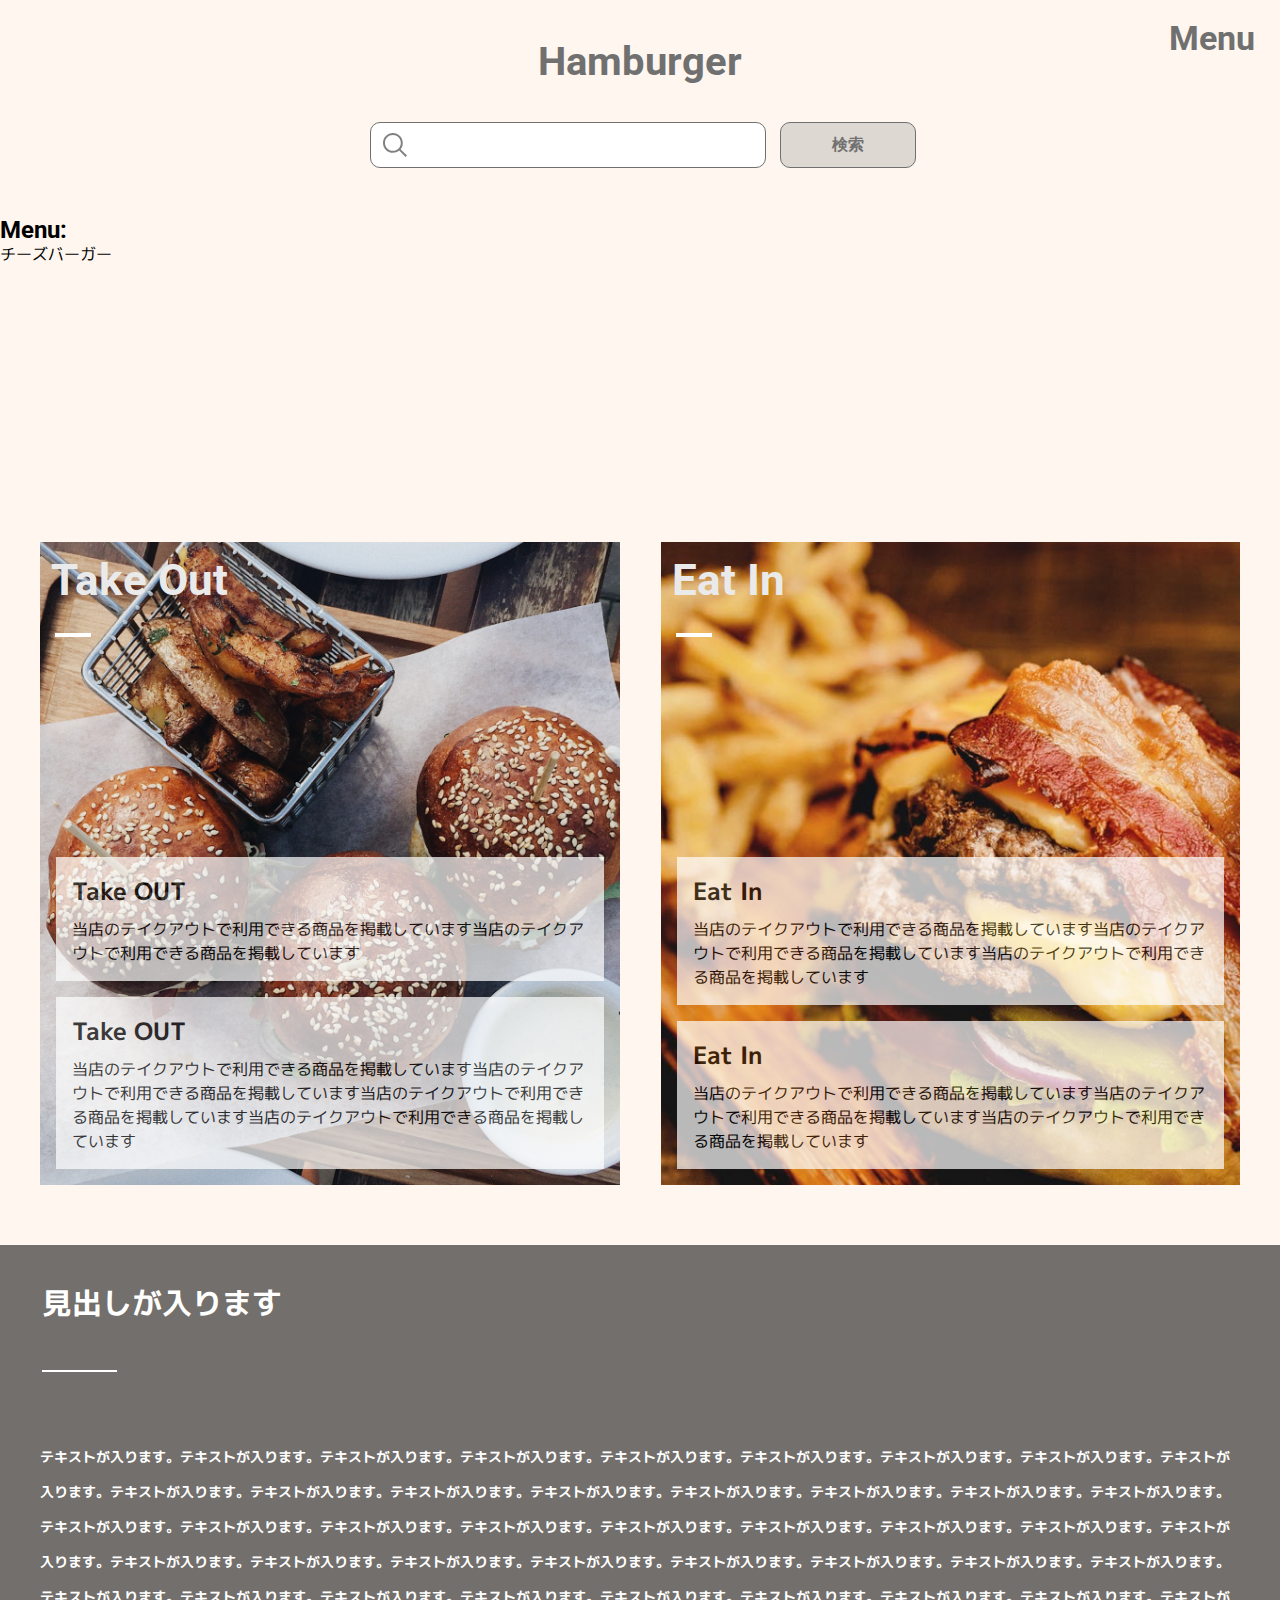
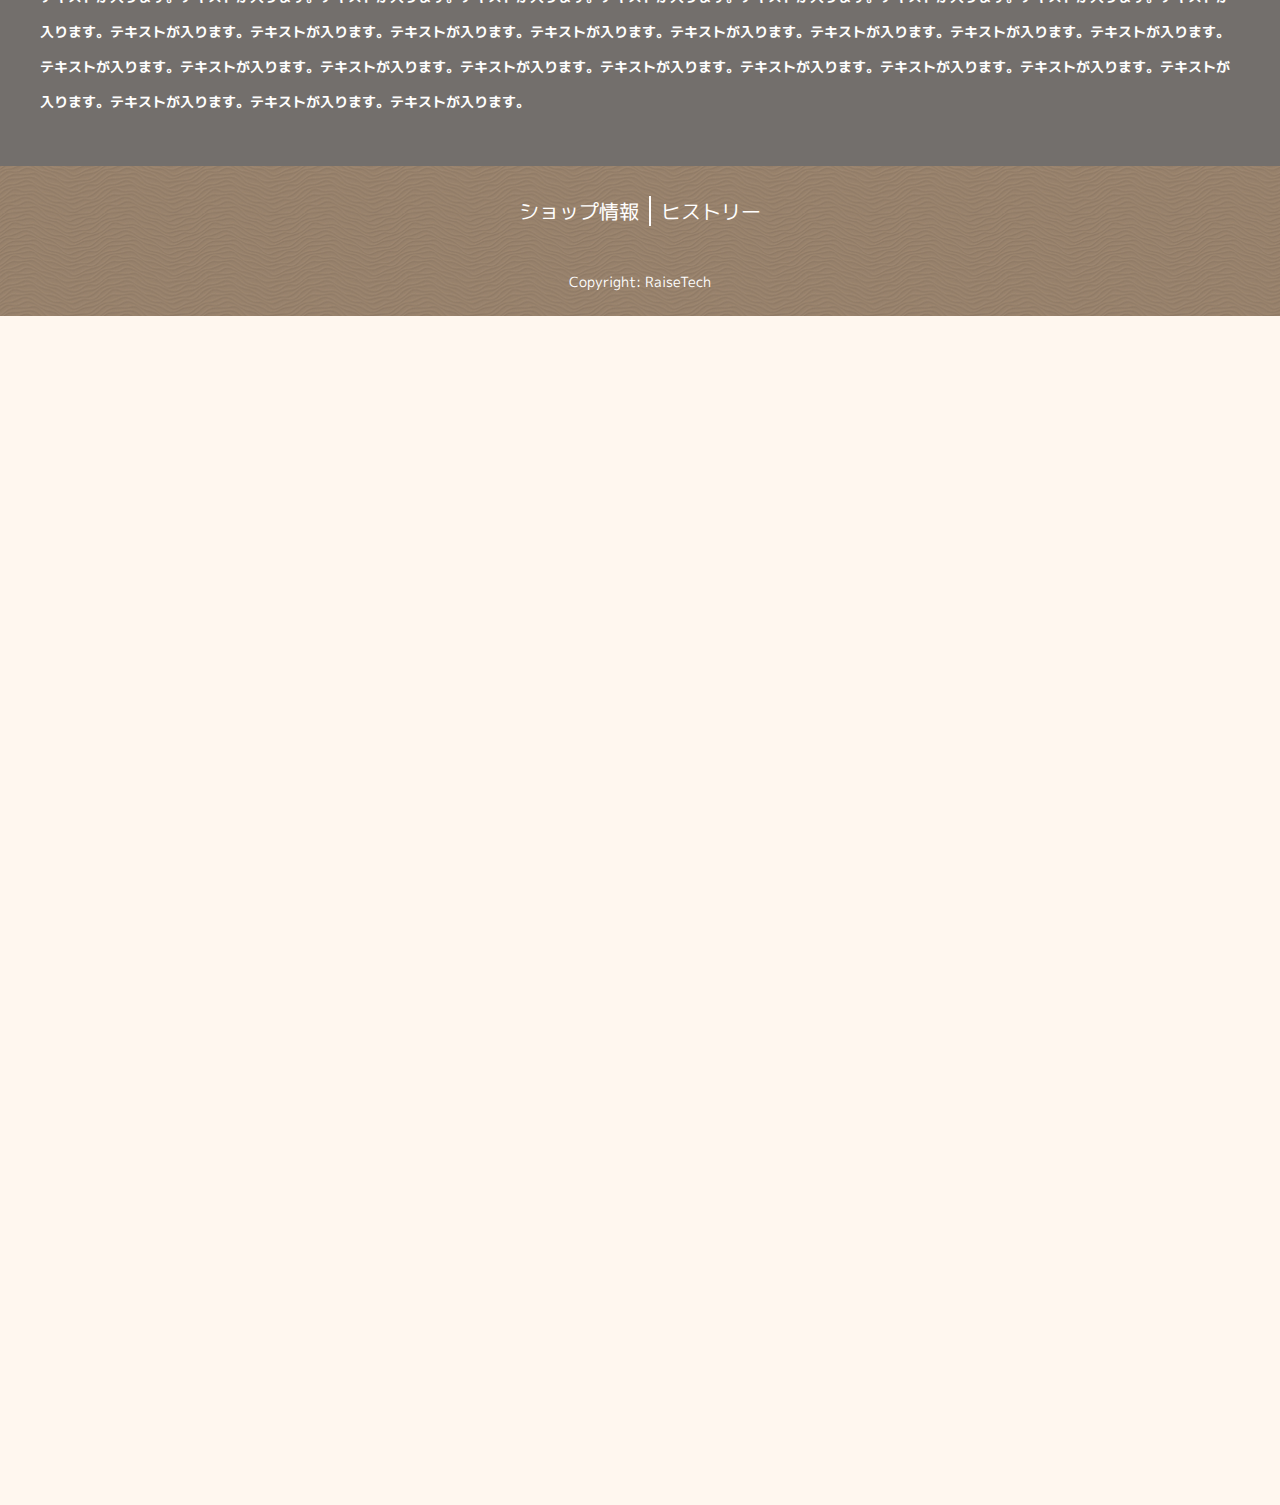
<file: archive.html>
<!DOCTYPE html>
<html lang="ja">
    <head>
        <meta charset="UTF-8">
        <meta name="viewport" content="width=device-width, initial-scale=1.0">
        <title>DummyHambugerSite_archive</title>
        <link rel="icon" type="image/png" href="images/favicon.png">
        <link href="./css/style.css" rel="stylesheet">
        <link rel="preconnect" href="https://fonts.googleapis.com">
        <link rel="preconnect" href="https://fonts.gstatic.com" crossorigin>
        <link href="https://fonts.googleapis.com/css2?family=M+PLUS+1p:wght@400;700&family=Roboto:ital,wght@0,700;1,700&display=swap" rel="stylesheet">
        <script src="js/main.js" defer></script>
</head>
<body>
    <div class="p-grid">
        <header class="l-header">
            <div class="p-header">
            <h1 class="p-logo">
                <a href="/">Hamburger</a>
            </h1>
            <form class="p-form c-form" action="URL" method="get">
                <!--<label class="p-label"></label>-->
                <input class="p-form__search c-form__search" type="search" name="s" value="">
                <input class="p-form__submit c-form__submit" type="submit" value="検索"> 
            </form>
            <button class="p-menubutton c-button js-menu">
                <span>Menu</span>
            </button>
            </div>    
        </header>
        <main class="l-main">
            <div class="p-main">
            <div class="p-mainvisual">
                <div class="p-mainvisual__img--archive"></div>
                <h2 class="p-mainvisual__title--archive">Menu:</h2>
                <span class="p-mainvisual__text--archive">チーズバーガー</span>
            </div>
            <article class="p-contents">
                <div class="p-content p-content--takeout">
                    <h2 class="p-content__heading">Take Out</h2>
                    <div class="p-content__text-block">
                        <dl class="p-textbox">
                            <dt class="p-textbox__title">Take OUT</dt>
                            <dd class="p-textbox__text">当店のテイクアウトで利用できる商品を掲載しています当店のテイクアウトで利用できる商品を掲載しています</dd>
                        </dl>
                        <dl class="p-textbox">
                            <dt class="p-textbox__title">Take OUT</dt>
                            <dd class="p-textbox__text">当店のテイクアウトで利用できる商品を掲載しています当店のテイクアウトで利用できる商品を掲載しています当店のテイクアウトで利用できる商品を掲載しています当店のテイクアウトで利用できる商品を掲載しています</dd>
                        </dl>
                    </div>
                </div>
                <div class="p-content p-content--eatin">
                    <h2 class="p-content__heading">Eat In</h2>
                    <div class="p-content__text-block">
                        <dl class="p-textbox">
                            <dt class="p-textbox__title">Eat In</dt>
                            <dd class="p-textbox__text">当店のテイクアウトで利用できる商品を掲載しています当店のテイクアウトで利用できる商品を掲載しています当店のテイクアウトで利用できる商品を掲載しています</dd>
                        </dl>
                        <dl class="p-textbox">
                            <dt class="p-textbox__title">Eat In</dt>
                            <dd class="p-textbox__text">当店のテイクアウトで利用できる商品を掲載しています当店のテイクアウトで利用できる商品を掲載しています当店のテイクアウトで利用できる商品を掲載しています</dd>
                        </dl>
                    </div>
                </div>
            </article>
            <section class="p-location"> 
                <iframe class="p-location__map" src="https://www.google.com/maps/embed?pb=!1m18!1m12!1m3!1d5450.2043718830355!2d139.7536889395407!3d35.6841196692802!2m3!1f0!2f0!3f0!3m2!1i1024!2i768!4f13.1!3m3!1m2!1s0x60188c0d02d8064d%3A0xd11a5f0b379e6db7!2z55qH5bGF!5e0!3m2!1sja!2sjp!4v1746886479042!5m2!1sja!2sjp" style="border:0;" allowfullscreen="" loading="lazy" referrerpolicy="no-referrer-when-downgrade"></iframe>
                <div class="p-location__textbox">
                    <h2 class="p-location__textbox-title">見出しが入ります</h2>
                    <p class="p-location__textbox-text">テキストが入ります。テキストが入ります。テキストが入ります。テキストが入ります。テキストが入ります。テキストが入ります。テキストが入ります。テキストが入ります。テキストが入ります。テキストが入ります。テキストが入ります。テキストが入ります。テキストが入ります。テキストが入ります。テキストが入ります。テキストが入ります。テキストが入ります。テキストが入ります。テキストが入ります。テキストが入ります。テキストが入ります。テキストが入ります。テキストが入ります。テキストが入ります。テキストが入ります。テキストが入ります。テキストが入ります。テキストが入ります。テキストが入ります。テキストが入ります。テキストが入ります。テキストが入ります。テキストが入ります。テキストが入ります。テキストが入ります。テキストが入ります。テキストが入ります。テキストが入ります。テキストが入ります。テキストが入ります。テキストが入ります。テキストが入ります。テキストが入ります。テキストが入ります。テキストが入ります。テキストが入ります。テキストが入ります。テキストが入ります。テキストが入ります。テキストが入ります。テキストが入ります。テキストが入ります。テキストが入ります。テキストが入ります。テキストが入ります。テキストが入ります。テキストが入ります。テキストが入ります。テキストが入ります。テキストが入ります。テキストが入ります。テキストが入ります。テキストが入ります。</p>
                </div>
            </section>
            </div>
        </main>
        <aside class="l-sidebar js-sidebar">
            <div class="p-sidebar js-sidebar">
            <button class="p-sidebar__btn c-button js-menu">
                <h2 class="p-sidebar__title">Menu</h2>
            </button>    
            <nav class="p-sidebar__nav">
                <section class="p-sidebar__nav--bargur">
                    <h3 class="p-sidebar__heading">バーガー</h3>
                    <ul class="p-sidebar__menu">
                        <li class="p-sidebar__list"><a href="/" class="p-sidebar__list-menu">ハンバーガー</a></li>
                        <li class="p-sidebar__list"><a href="/" class="p-sidebar__list-menu">チーズバーガー</a></li>
                        <li class="p-sidebar__list"><a href="/" class="p-sidebar__list-menu">テリヤキバーガー</a></li>
                        <li class="p-sidebar__list"><a href="/" class="p-sidebar__list-menu">アボカドバーガー</a></li>
                        <li class="p-sidebar__list"><a href="/" class="p-sidebar__list-menu">フィッシュバーガー</a></li>
                        <li class="p-sidebar__list"><a href="/" class="p-sidebar__list-menu">ベーコンバーガー</a></li>
                        <li class="p-sidebar__list"><a href="/" class="p-sidebar__list-menu">チキンバーガー</a></li>
                    </ul>
                </section>
                <section class="p-sidebar__nav--side">
                    <h3 class="p-sidebar__heading">サイド</h3>
                    <ul class="p-sidebar__menu">
                        <li class="p-sidebar__list"><a href="/" class="p-sidebar__list-menu">ポテト</a></li>
                        <li class="p-sidebar__list"><a href="/" class="p-sidebar__list-menu">サラダ</a></li>
                        <li class="p-sidebar__list"><a href="/" class="p-sidebar__list-menu">ナゲット</a></li>
                        <li class="p-sidebar__list"><a href="/" class="p-sidebar__list-menu">コーン</a></li>
                    </ul>
                </section>
                <section class="p-sidebar__nav--drink">
                    <h3 class="p-sidebar__heading">ドリンク</h3>
                    <ul class="p-sidebar__menu">
                        <li class="p-sidebar__list"><a href="/" class="p-sidebar__list-menu">コーラ</a></li>
                        <li class="p-sidebar__list"><a href="/" class="p-sidebar__list-menu">ファンタ</a></li>
                        <li class="p-sidebar__list"><a href="/" class="p-sidebar__list-menu">オレンジ</a></li>
                        <li class="p-sidebar__list"><a href="/" class="p-sidebar__list-menu">アップル</a></li>
                        <li class="p-sidebar__list"><a href="/" class="p-sidebar__list-menu">紅茶（Ice/Hot）</a></li>
                        <li class="p-sidebar__list"><a href="/" class="p-sidebar__list-menu">コーヒー（Ice/Hot）</a></li>
                    </ul>
                </section>
            </nav>
            </div>    
        </aside>
        <div class="js-overlay"></div>    
        <footer class="l-footer">
            <div class="p-footer">
            <div class="p-footer__menu">
                <a href="/" class="p-footer__menu-link">ショップ情報</a>
                    
                <span class="p-footer__menu-link--line"></span>
                    
                <a href="/" class="p-footer__menu-link">ヒストリー</a>
            </div>    
            <small class="p-footer__copy">Copyright: RaiseTech</small>
            </div>
        </footer>
    </div>
</body>
</html>
</file>
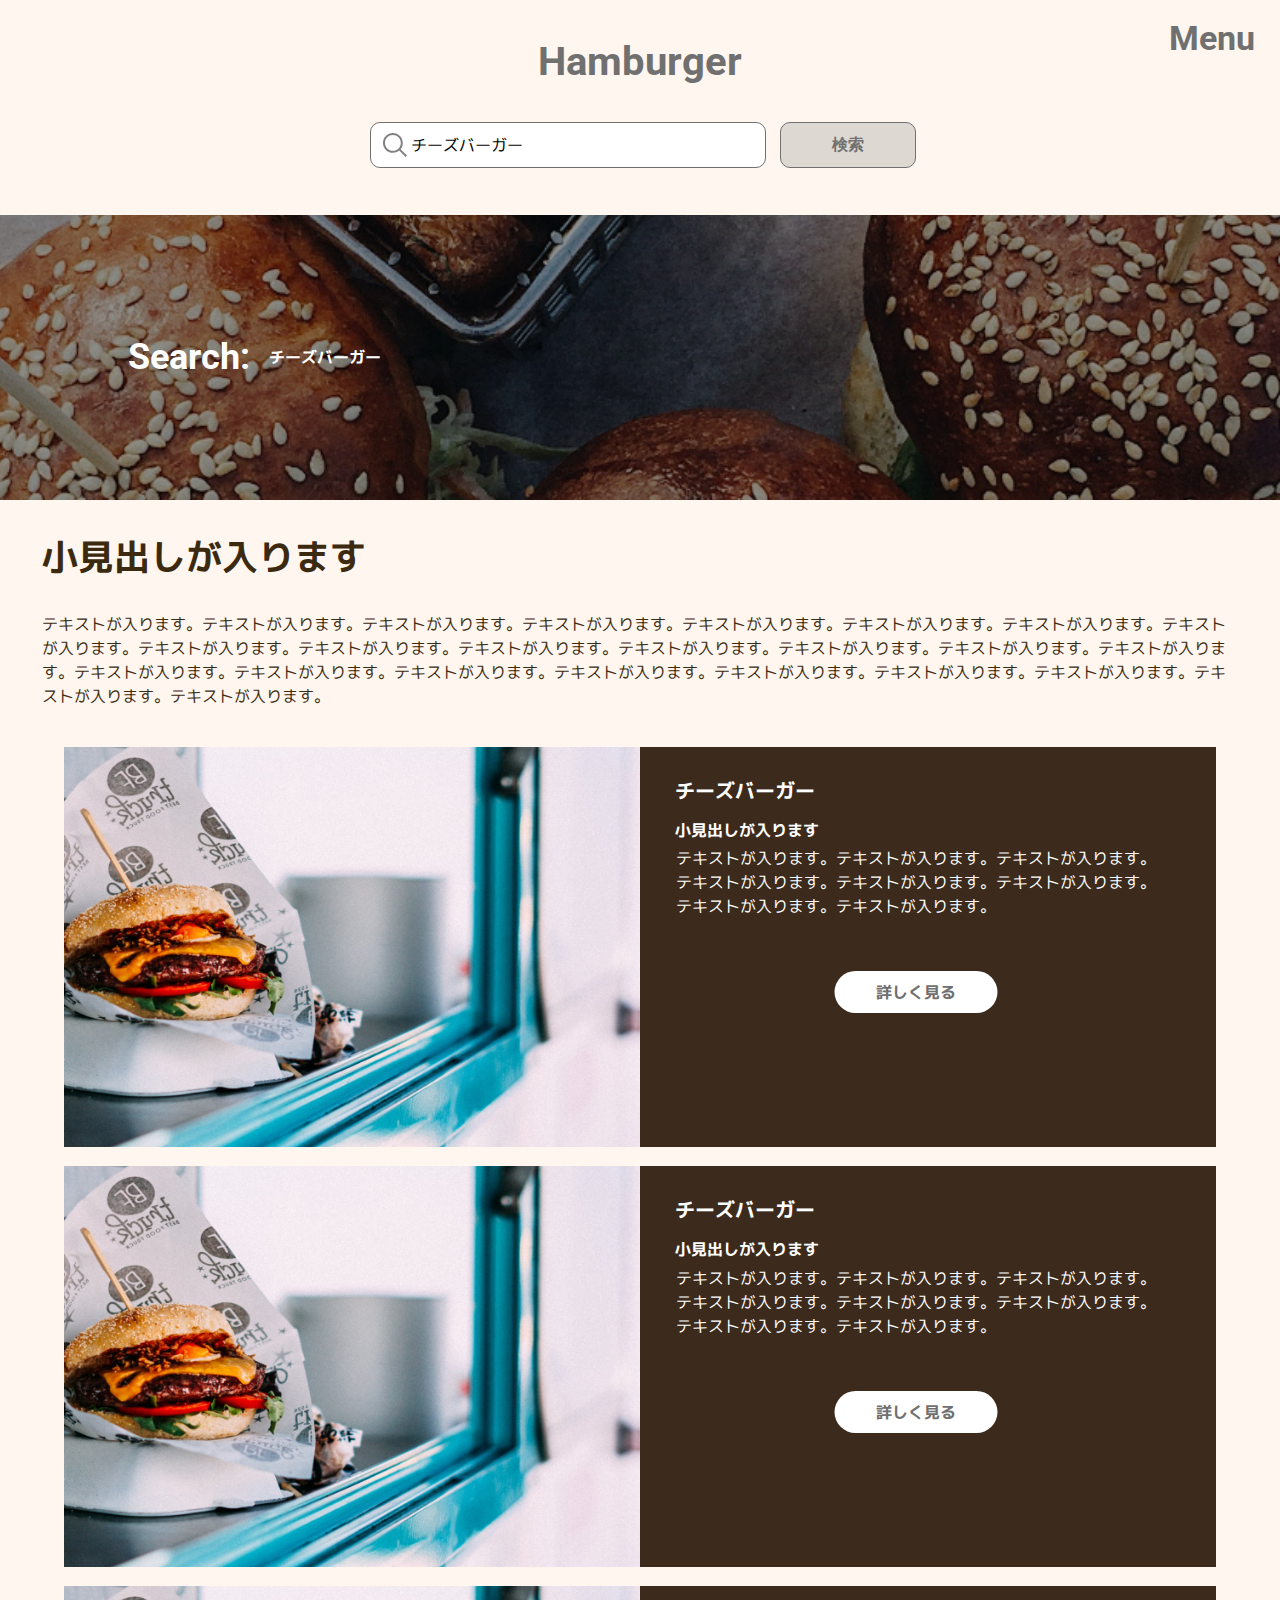
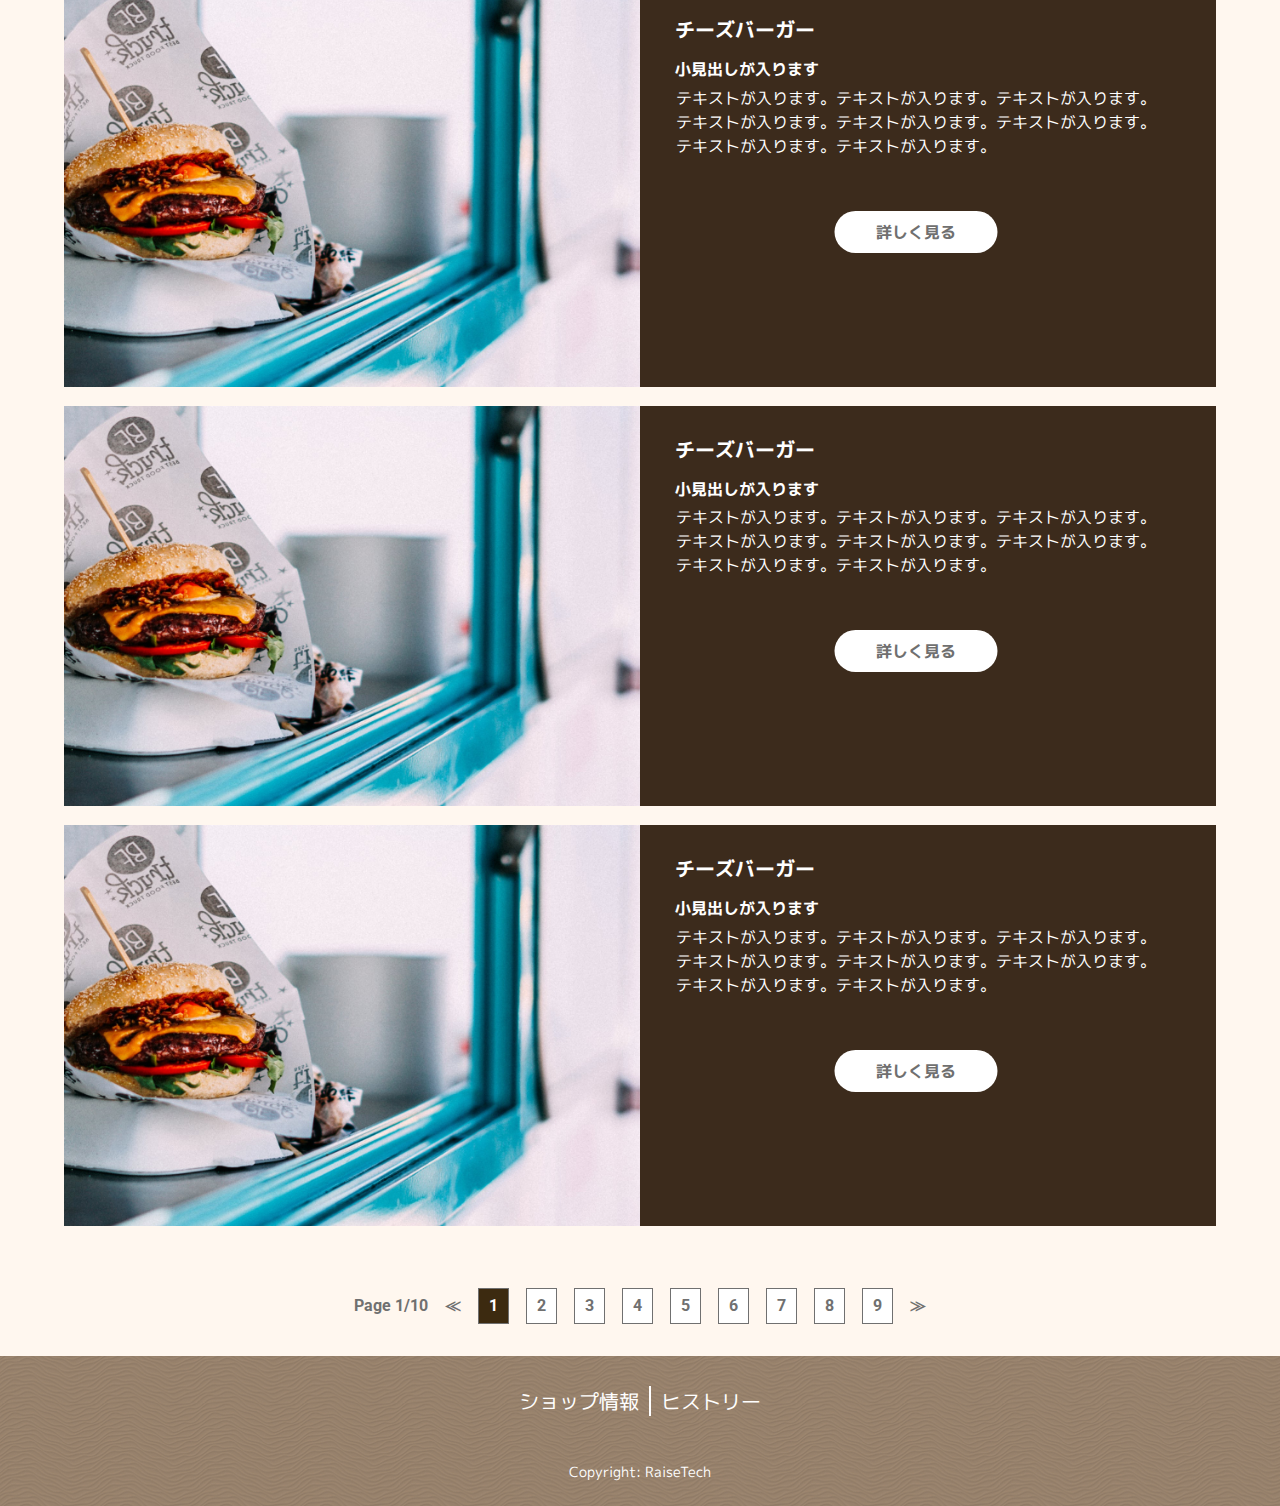
<file: archive_seach.html>
<!DOCTYPE html>
<html lang="ja">
    <head>
        <meta charset="UTF-8">
        <meta name="viewport" content="width=device-width, initial-scale=1.0">
        <title>DummyHambugerSite_archive</title>
        <link rel="icon" type="image/png" href="images/favicon.png">
        <link href="./css/style.css" rel="stylesheet">
        <link rel="preconnect" href="https://fonts.googleapis.com">
        <link rel="preconnect" href="https://fonts.gstatic.com" crossorigin>
        <link href="https://fonts.googleapis.com/css2?family=M+PLUS+1p:wght@400;700&family=Roboto:ital,wght@0,700;1,700&display=swap" rel="stylesheet">
        <script src="js/main.js" defer></script>
</head>
<body>
    <div class="c-grid">
        <header class="l-header">
            <div class="p-header">
            <h1 class="p-logo">
                <a href="/">Hamburger</a>
            </h1>
            <form class="p-form c-form" action="URL" method="get">
                <!--<label class="p-label"></label>-->
                <input class="p-form__search c-form__search" type="search" name="s" value="チーズバーガー">
                <input class="p-form__submit c-form__submit" type="submit" value="検索"> 
            </form>
            <button class="p-menubutton c-button js-menu">
                <span>Menu</span>
            </button>
            </div>    
        </header>
        <main class="l-main">
            <div class="p-main">
            <div class="p-mainvisual--archivesearch">
                <div class="p-mainvisual__img--archive"></div>
                <h1 class="p-mainvisual__heading--archive">
                    <span class="p-mainvisual__heading--archive-title">Search:</span>
                    <span class="p-mainvisual__heading--archive-type">チーズバーガー</span>
                </h1>    
            </div>
            <aside class="c-textbox--brown p-textbox--archive">
                <h2 class="p-textbox__tltle p-textbox__title--archive">小見出しが入ります</h2>
                <p class="p-textbox__text">テキストが入ります。テキストが入ります。テキストが入ります。テキストが入ります。テキストが入ります。テキストが入ります。テキストが入ります。テキストが入ります。テキストが入ります。テキストが入ります。テキストが入ります。テキストが入ります。テキストが入ります。テキストが入ります。テキストが入ります。テキストが入ります。テキストが入ります。テキストが入ります。テキストが入ります。テキストが入ります。テキストが入ります。テキストが入ります。テキストが入ります。テキストが入ります。</p>
            </aside>
            <figure class="p-card">
                <img src="../../../images/archive.jpg" alt="Hamburger" class="p-card__img"></img>
                <figcaption class="p-card__textbox">
                    <h2 class="p-card__type">チーズバーガー</h2>
                    <h3 class="p-card__heading">小見出しが入ります</h3>
                    <p class="p-card__text">テキストが入ります。テキストが入ります。テキストが入ります。テキストが入ります。テキストが入ります。テキストが入ります。テキストが入ります。テキストが入ります。</p>
                    <a class="p-card__link">詳しく見る</a>
                </figcaption>
            </figure>
            <figure class="p-card">
                <img src="../../../images/archive.jpg" alt="Hamburger" class="p-card__img"></img>
                <figcaption class="p-card__textbox">
                    <h2 class="p-card__type">チーズバーガー</h2>
                    <h3 class="p-card__heading">小見出しが入ります</h3>
                    <p class="p-card__text">テキストが入ります。テキストが入ります。テキストが入ります。テキストが入ります。テキストが入ります。テキストが入ります。テキストが入ります。テキストが入ります。</p>
                    <a class="p-card__link">詳しく見る</a>
                </figcaption>
            </figure>
            <figure class="p-card">
                <img src="../../../images/archive.jpg" alt="Hamburger" class="p-card__img"></img>
                <figcaption class="p-card__textbox">
                    <h2 class="p-card__type">チーズバーガー</h2>
                    <h3 class="p-card__heading">小見出しが入ります</h3>
                    <p class="p-card__text">テキストが入ります。テキストが入ります。テキストが入ります。テキストが入ります。テキストが入ります。テキストが入ります。テキストが入ります。テキストが入ります。</p>
                    <a class="p-card__link">詳しく見る</a>
                </figcaption>
            </figure>
            <figure class="p-card">
                <img src="../../../images/archive.jpg" alt="Hamburger" class="p-card__img"></img>
                <figcaption class="p-card__textbox">
                    <h2 class="p-card__type">チーズバーガー</h2>
                    <h3 class="p-card__heading">小見出しが入ります</h3>
                    <p class="p-card__text">テキストが入ります。テキストが入ります。テキストが入ります。テキストが入ります。テキストが入ります。テキストが入ります。テキストが入ります。テキストが入ります。</p>
                    <a class="p-card__link">詳しく見る</a>
                </figcaption>
            </figure>
            <figure class="p-card">
                <img src="../../../images/archive.jpg" alt="Hamburger" class="p-card__img"></img>
                <figcaption class="p-card__textbox">
                    <h2 class="p-card__type">チーズバーガー</h2>
                    <h3 class="p-card__heading">小見出しが入ります</h3>
                    <p class="p-card__text">テキストが入ります。テキストが入ります。テキストが入ります。テキストが入ります。テキストが入ります。テキストが入ります。テキストが入ります。テキストが入ります。</p>
                    <a class="p-card__link">詳しく見る</a>
                </figcaption>
            </figure>
            <div class="p-pagination">
                <div class="p-pagination--mobile">
                    <a href="#" class="p-pagination__previous">≪前へ</a>
                    <a href="#" class="p-pagination__next">次へ≫</a>
                </div>
                <div class="p-pagination--desktop">
                    <span class="p-pagination__page-info">Page 1/10</span>
                    <a href="#" class="p-pagination__previous">≪</a>
                    <a href="#" class="p-pagination__page p-pagination__page--1">1</a>
                    <a href="#" class="p-pagination__page">2</a>
                    <a href="#" class="p-pagination__page">3</a>
                    <a href="#" class="p-pagination__page">4</a>
                    <a href="#" class="p-pagination__page">5</a>
                    <a href="#" class="p-pagination__page">6</a>
                    <a href="#" class="p-pagination__page">7</a>
                    <a href="#" class="p-pagination__page">8</a>
                    <a href="#" class="p-pagination__page">9</a>
                    <a href="#" class="p-pagination__next">≫</a>
                </div>
            </div>
            </div>
        </main>
        <aside class="l-sidebar js-sidebar">
            <div class="p-sidebar js-sidebar">
            <button class="p-sidebar__btn c-button js-menu">
                <h2 class="p-sidebar__title">Menu</h2>
            </button>    
            <nav class="p-sidebar__nav">
                <section class="p-sidebar__nav--bargur">
                    <h3 class="p-sidebar__heading">バーガー</h3>
                    <ul class="p-sidebar__menu">
                        <li class="p-sidebar__list"><a href="/" class="p-sidebar__list-menu">ハンバーガー</a></li>
                        <li class="p-sidebar__list"><a href="/" class="p-sidebar__list-menu">チーズバーガー</a></li>
                        <li class="p-sidebar__list"><a href="/" class="p-sidebar__list-menu">テリヤキバーガー</a></li>
                        <li class="p-sidebar__list"><a href="/" class="p-sidebar__list-menu">アボカドバーガー</a></li>
                        <li class="p-sidebar__list"><a href="/" class="p-sidebar__list-menu">フィッシュバーガー</a></li>
                        <li class="p-sidebar__list"><a href="/" class="p-sidebar__list-menu">ベーコンバーガー</a></li>
                        <li class="p-sidebar__list"><a href="/" class="p-sidebar__list-menu">チキンバーガー</a></li>
                    </ul>
                </section>
                <section class="p-sidebar__nav--side">
                    <h3 class="p-sidebar__heading">サイド</h3>
                    <ul class="p-sidebar__menu">
                        <li class="p-sidebar__list"><a href="/" class="p-sidebar__list-menu">ポテト</a></li>
                        <li class="p-sidebar__list"><a href="/" class="p-sidebar__list-menu">サラダ</a></li>
                        <li class="p-sidebar__list"><a href="/" class="p-sidebar__list-menu">ナゲット</a></li>
                        <li class="p-sidebar__list"><a href="/" class="p-sidebar__list-menu">コーン</a></li>
                    </ul>
                </section>
                <section class="p-sidebar__nav--drink">
                    <h3 class="p-sidebar__heading">ドリンク</h3>
                    <ul class="p-sidebar__menu">
                        <li class="p-sidebar__list"><a href="/" class="p-sidebar__list-menu">コーラ</a></li>
                        <li class="p-sidebar__list"><a href="/" class="p-sidebar__list-menu">ファンタ</a></li>
                        <li class="p-sidebar__list"><a href="/" class="p-sidebar__list-menu">オレンジ</a></li>
                        <li class="p-sidebar__list"><a href="/" class="p-sidebar__list-menu">アップル</a></li>
                        <li class="p-sidebar__list"><a href="/" class="p-sidebar__list-menu">紅茶（Ice/Hot）</a></li>
                        <li class="p-sidebar__list"><a href="/" class="p-sidebar__list-menu">コーヒー（Ice/Hot）</a></li>
                    </ul>
                </section>
            </nav>
            </div>    
        </aside>
        <div class="p-overlay"></div>    
        <footer class="l-footer">
            <div class="p-footer">
            <div class="p-footer__menu">
                <a href="/" class="p-footer__menu-link">ショップ情報</a>
                    
                <span class="p-footer__menu-link--line"></span>
                    
                <a href="/" class="p-footer__menu-link">ヒストリー</a>
            </div>    
            <small class="p-footer__copy">Copyright: RaiseTech</small>
            </div>
        </footer>
    </div>
</body>
</html>
</file>
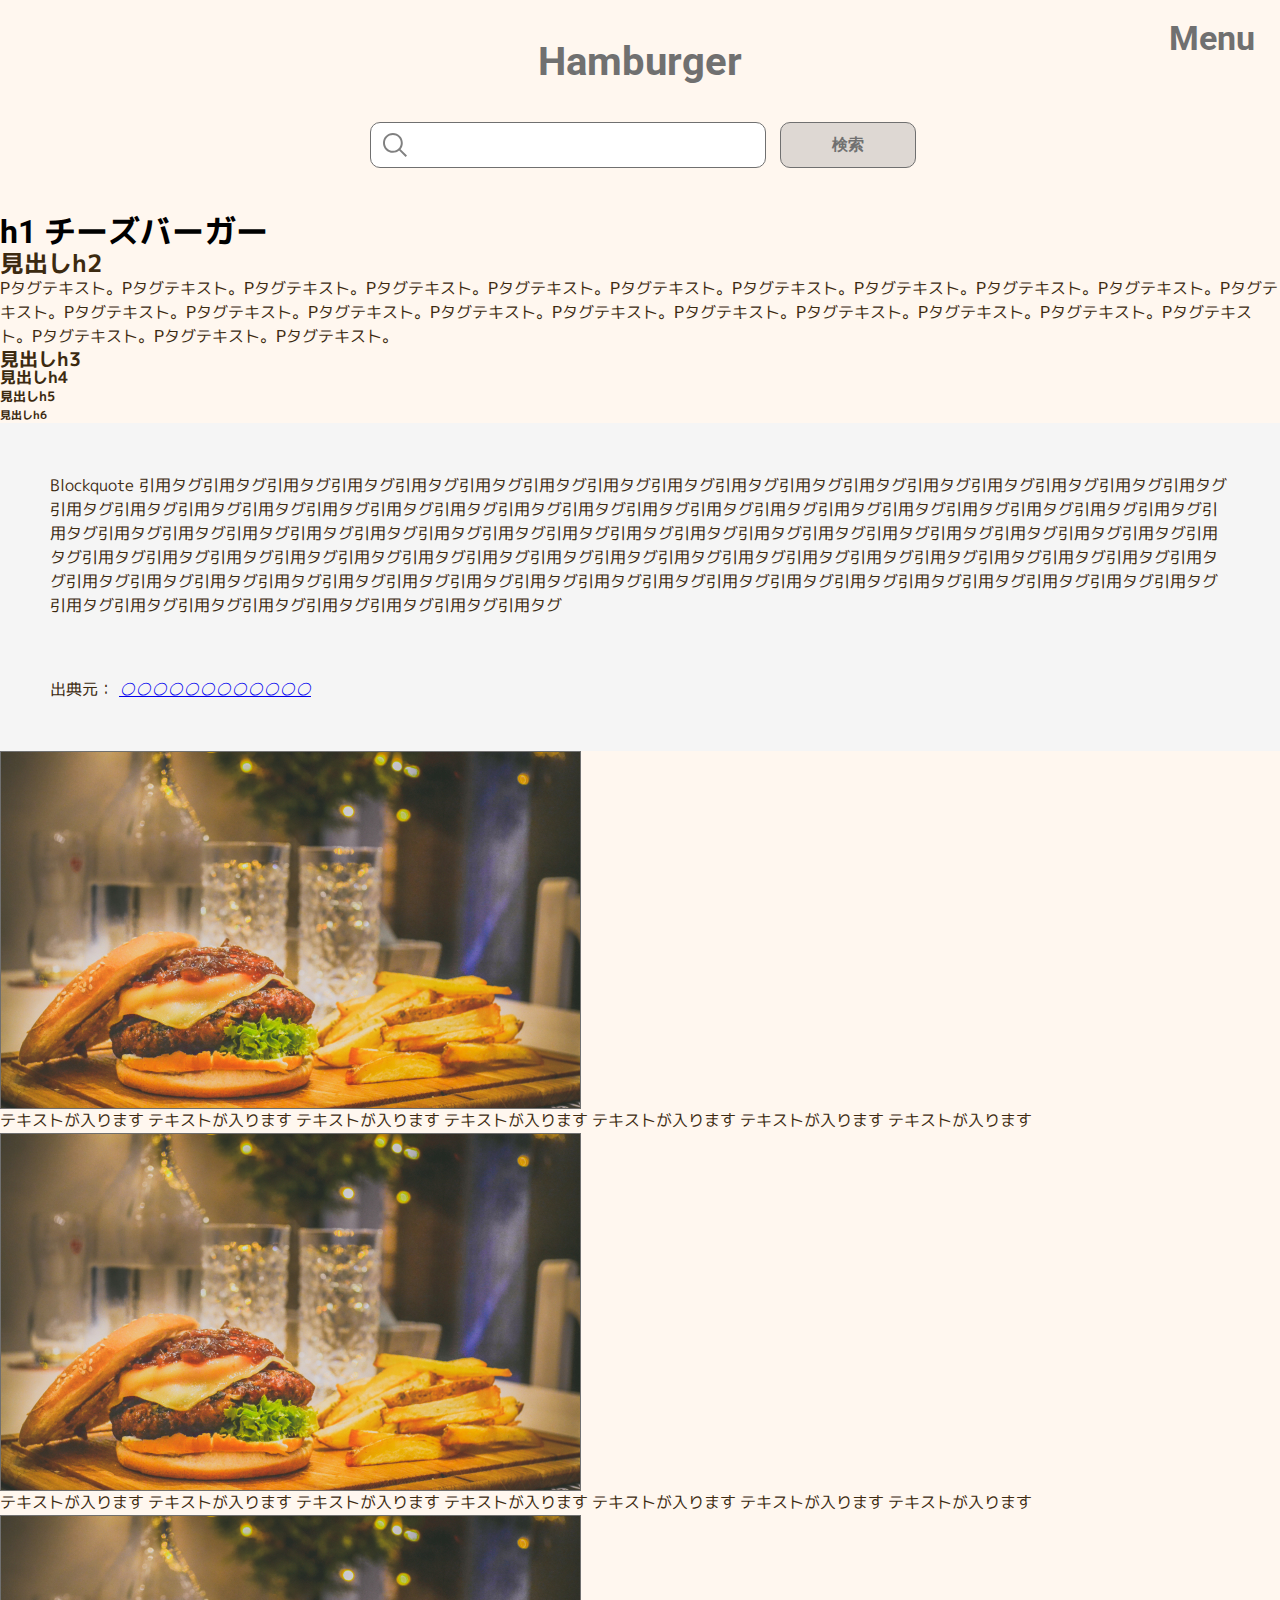
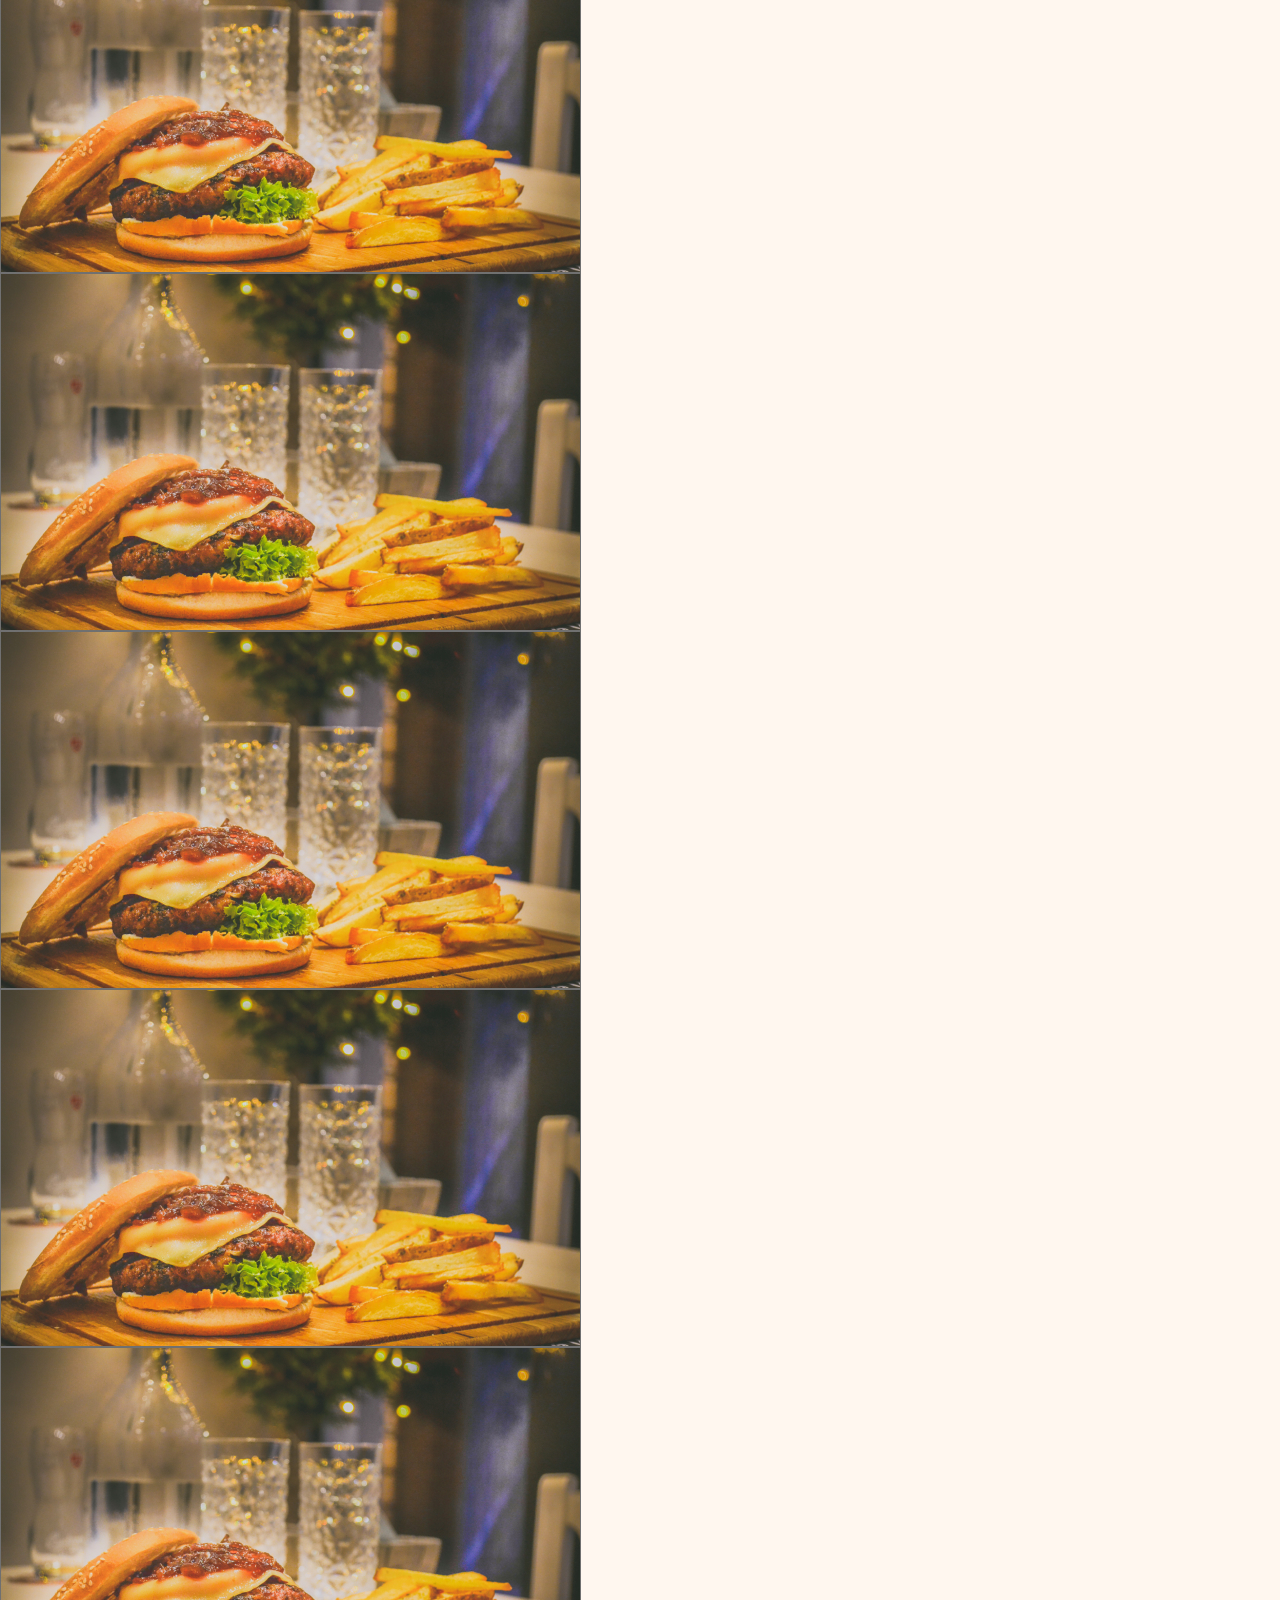
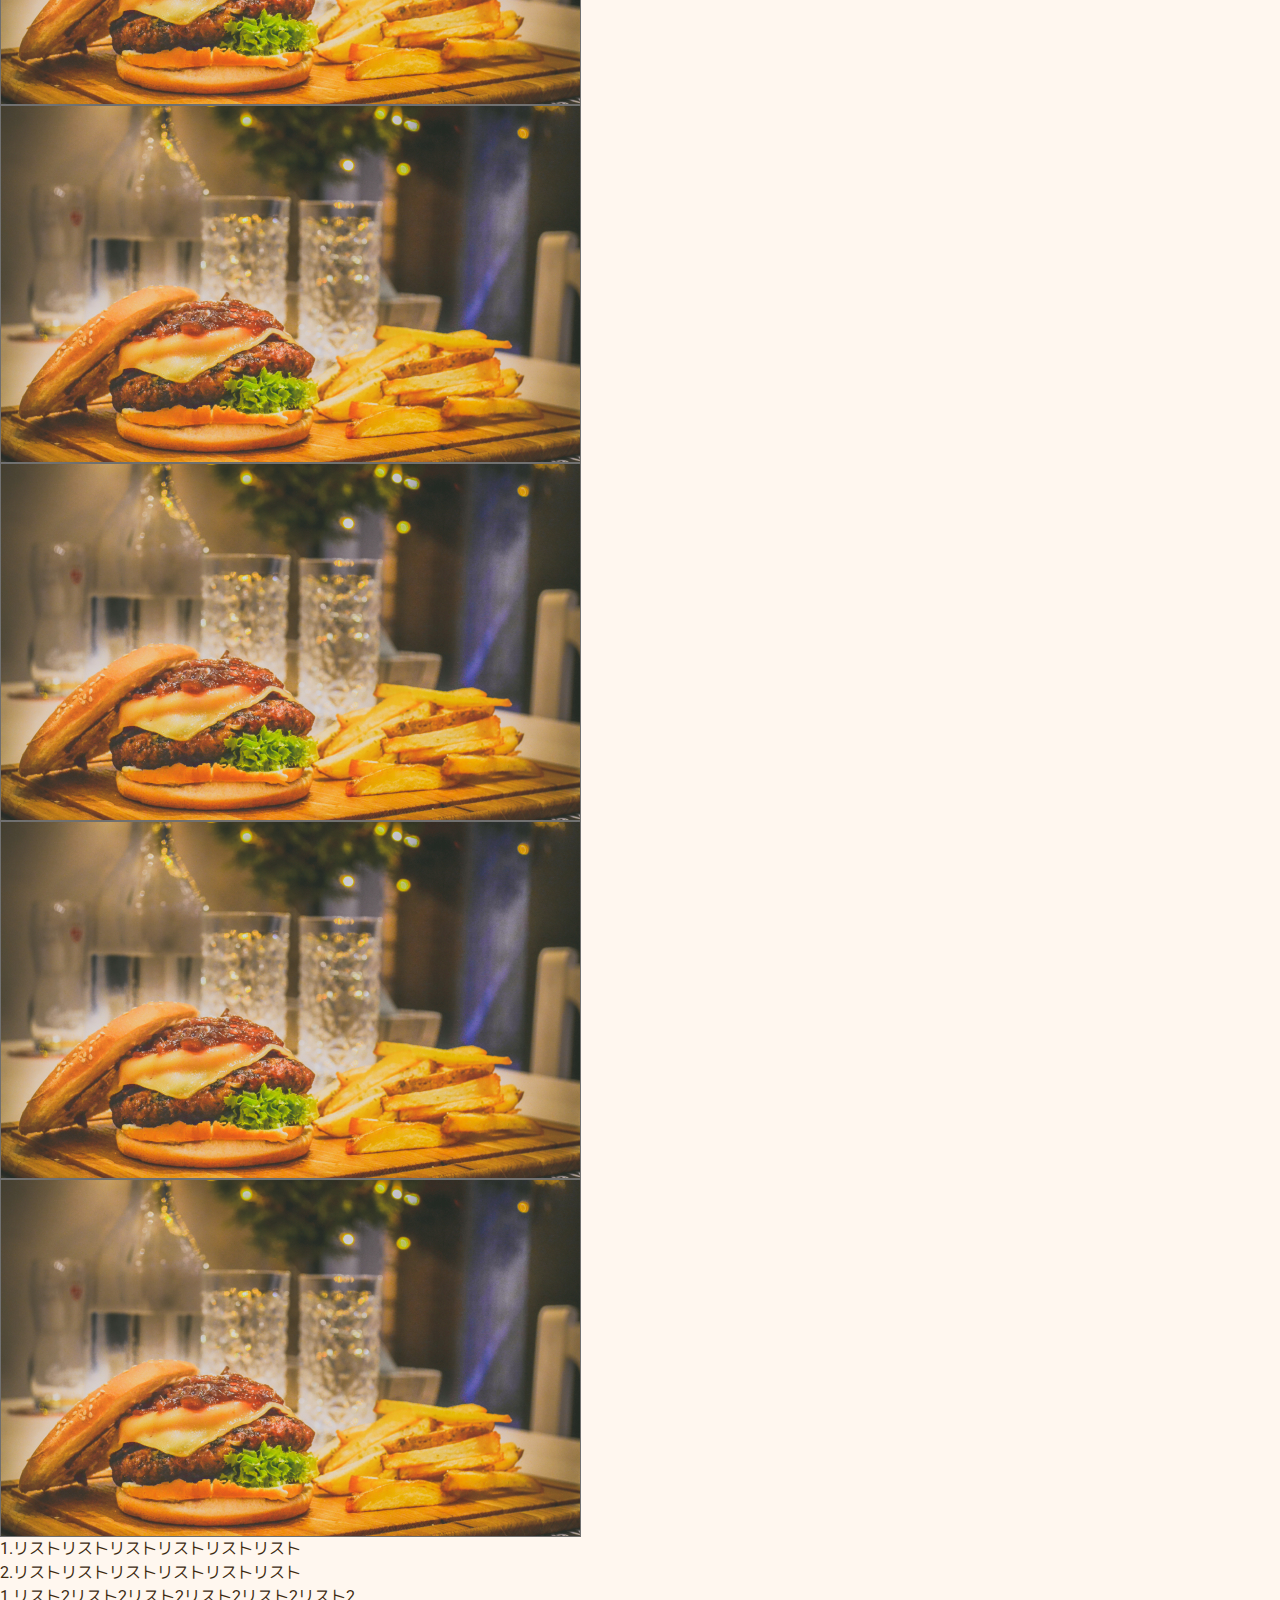
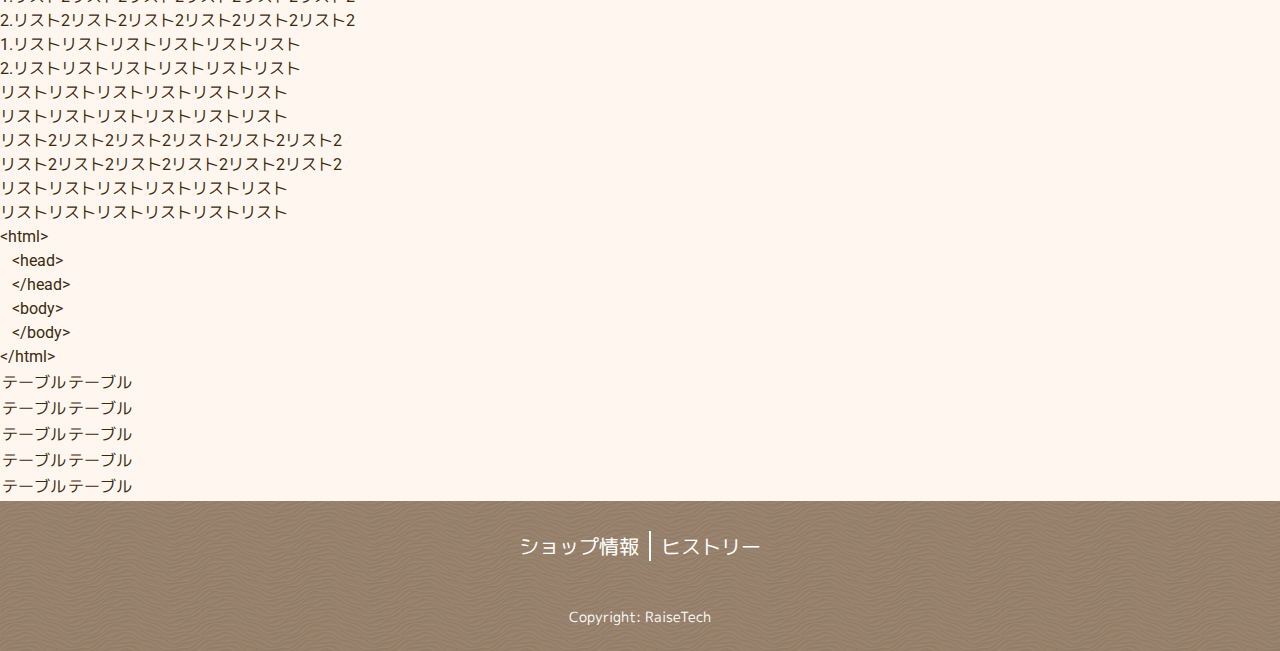
<file: single.html>
<!DOCTYPE html>
<html lang="ja">
    <head>
        <meta charset="UTF-8">
        <meta name="viewport" content="width=device-width, initial-scale=1.0">
        <title>DummyHambugerSite_archive</title>
        <link rel="icon" type="image/png" href="images/favicon.png">
        <link href="./css/style.css" rel="stylesheet">
        <link rel="preconnect" href="https://fonts.googleapis.com">
        <link rel="preconnect" href="https://fonts.gstatic.com" crossorigin>
        <link href="https://fonts.googleapis.com/css2?family=M+PLUS+1p:wght@400;700&family=Roboto:ital,wght@0,700;1,700&display=swap" rel="stylesheet">
        <script src="js/main.js" defer></script>
</head>
<body>
    <div class="c-grid">
        <header class="l-header">
            <div class="p-header">
            <h1 class="p-logo">
                <a href="/">Hamburger</a>
            </h1>
            <form class="p-form c-form" action="URL" method="get">
                <!--<label class="p-label"></label>-->
                <input class="p-form__search c-form__search" type="search" name="s" value="">
                <input class="p-form__submit c-form__submit" type="submit" value="検索"> 
            </form>
            <button class="p-menubutton c-button js-menu">
                <span>Menu</span>
            </button>
            </div>    
        </header>
        <main class="l-main">
            <div class="p-main">
            <div class="p-mainvisual--single">
                <div class="p-mainvisual__img--single"></div>
                <h1 class="p-mainvisual__heading--single">h1 チーズバーガー</h1>    
            </div>
            <div class="c-contents p-contents--single">
                <div class="p-textbox--single">
                    <h2 class="c-contents__heading p-textbox__heading--single-h2">見出しh2</h2>
                    <p class="c-contents__text p-textbox__text--single">Pタグテキスト。Pタグテキスト。Pタグテキスト。Pタグテキスト。Pタグテキスト。Pタグテキスト。Pタグテキスト。Pタグテキスト。Pタグテキスト。Pタグテキスト。Pタグテキスト。Pタグテキスト。Pタグテキスト。Pタグテキスト。Pタグテキスト。Pタグテキスト。Pタグテキスト。Pタグテキスト。Pタグテキスト。Pタグテキスト。Pタグテキスト。Pタグテキスト。Pタグテキスト。Pタグテキスト。</p>
                    <h3 class="c-contents__heading p-textbox__heading--single-h3">見出しh3</h3>
                    <h4 class="c-contents__heading p-textbox__heading--single-h4">見出しh4</h4>
                    <h5 class="c-contents__heading p-textbox__heading--single-h5">見出しh5</h5>
                    <h6 class="c-contents__heading p-textbox__heading--single-h6">見出しh6</h6>
                </div>
                <blockquote class="p-blockquote">
                    <p class="p-blockquote__text">Blockquote 引用タグ引用タグ引用タグ引用タグ引用タグ引用タグ引用タグ引用タグ引用タグ引用タグ引用タグ引用タグ引用タグ引用タグ引用タグ引用タグ引用タグ引用タグ引用タグ引用タグ引用タグ引用タグ引用タグ引用タグ引用タグ引用タグ引用タグ引用タグ引用タグ引用タグ引用タグ引用タグ引用タグ引用タグ引用タグ引用タグ引用タグ引用タグ引用タグ引用タグ引用タグ引用タグ引用タグ引用タグ引用タグ引用タグ引用タグ引用タグ引用タグ引用タグ引用タグ引用タグ引用タグ引用タグ引用タグ引用タグ引用タグ引用タグ引用タグ引用タグ引用タグ引用タグ引用タグ引用タグ引用タグ引用タグ引用タグ引用タグ引用タグ引用タグ引用タグ引用タグ引用タグ引用タグ引用タグ引用タグ引用タグ引用タグ引用タグ引用タグ引用タグ引用タグ引用タグ引用タグ引用タグ引用タグ引用タグ引用タグ引用タグ引用タグ引用タグ引用タグ引用タグ引用タグ引用タグ引用タグ引用タグ引用タグ</p>
                    <span class="p-blockquote__label">出典元：</span>
                    <a href="#" class="p-blockquote__link"><cite class="p-blockquote__cite">○○○○○○○○○○○○</cite></a>
                </blockquote>
                <div class="p-contents__img--single"></div>
                <div class="p-card--single">
                    <img class="p-card__img--single" src="/images/cooked-foods2.jpg" alt="Hamburger">
                    <p class="p-card__text--single"> テキストが入ります テキストが入ります テキストが入ります テキストが入ります テキストが入ります テキストが入ります テキストが入ります </p>
                </div>
                <div class="p-card--single2">
                    <img class="p-card__img--single" src="/images/cooked-foods2.jpg" alt="Hamburger">
                    <p class="p-card__text--single"> テキストが入ります テキストが入ります テキストが入ります テキストが入ります テキストが入ります テキストが入ります テキストが入ります </p>
                </div>
                <div class="p-contents__img2--single"></div>
                <div class="p-contents__imgbox">
                    <img class="p-contents__img" src="/images/cooked-foods2.jpg" alt="Hamburger">
                    <img class="p-contents__img" src="/images/cooked-foods2.jpg" alt="Hamburger">
                    <img class="p-contents__img" src="/images/cooked-foods2.jpg" alt="Hamburger">
                    <img class="p-contents__img" src="/images/cooked-foods2.jpg" alt="Hamburger">
                    <img class="p-contents__img" src="/images/cooked-foods2.jpg" alt="Hamburger">
                    <img class="p-contents__img" src="/images/cooked-foods2.jpg" alt="Hamburger">
                    <img class="p-contents__img" src="/images/cooked-foods2.jpg" alt="Hamburger">
                    <img class="p-contents__img" src="/images/cooked-foods2.jpg" alt="Hamburger">
                    <img class="p-contents__img" src="/images/cooked-foods2.jpg" alt="Hamburger">
                </div>
                <div class="p-contents__list-container">
                    <div class="p-contents__list-box">
                        <ol class="p-contents__list" start="1">
                            <li class="p-contents__list-text">1.リストリストリストリストリストリスト</li> 
                            <li class="p-contents__list-text">2.リストリストリストリストリストリスト</li> 
                        </ol>
                        <ol class="p-contents__list" start="1">
                            <li class="p-contents__list-text">1.リスト2リスト2リスト2リスト2リスト2リスト2</li> 
                            <li class="p-contents__list-text">2.リスト2リスト2リスト2リスト2リスト2リスト2</li> 
                        </ol>
                        <ol class="p-contents__list" start="1">
                            <li class="p-contents__list-text">1.リストリストリストリストリストリスト</li> 
                            <li class="p-contents__list-text">2.リストリストリストリストリストリスト</li> 
                        </ol>
                    </div>    
                    <div class="p-contents__list-box">
                        <ol class="p-contents__list">
                            <li class="p-contents__list-text">リストリストリストリストリストリスト</li> 
                            <li class="p-contents__list-text">リストリストリストリストリストリスト</li> 
                        </ol>
                        <ol class="p-contents__list">
                            <li class="p-contents__list-text">リスト2リスト2リスト2リスト2リスト2リスト2</li> 
                            <li class="p-contents__list-text">リスト2リスト2リスト2リスト2リスト2リスト2</li> 
                        </ol>
                        <ol class="p-contents__list">
                            <li class="p-contents__list-text">リストリストリストリストリストリスト</li> 
                            <li class="p-contents__list-text">リストリストリストリストリストリスト</li> 
                        </ol>
                    </div>
                </div>
                <div class="p-contents__code-box">
                    &lt;html&gt;<br>
                    &nbsp;&nbsp;&nbsp;&lt;head&gt;<br>
                    &nbsp;&nbsp;&nbsp;&lt;/head&gt;<br>
                    &nbsp;&nbsp;&nbsp;&lt;body&gt;<br>
                    &nbsp;&nbsp;&nbsp;&lt;/body&gt;<br>
                    &lt;/html&gt;<br>
                </div>
                <table class="p-contents__table">
                    <tr class="p-contents__tr">
                        <td class="p-contents__td">テーブル</td>
                        <td class="p-contents__td">テーブル</td>
                    </tr>
                    <tr class="p-contents__tr">
                        <td class="p-contents__td">テーブル</td>
                        <td class="p-contents__td">テーブル</td>
                    </tr>
                    <tr class="p-contents__tr">
                        <td class="p-contents__td">テーブル</td>
                        <td class="p-contents__td">テーブル</td>
                    </tr>
                    <tr class="p-contents__tr">
                        <td class="p-contents__td">テーブル</td>
                        <td class="p-contents__td">テーブル</td>
                    </tr>
                    <tr class="p-contents__tr">
                        <td class="p-contents__td">テーブル</td>
                        <td class="p-contents__td">テーブル</td>
                    </tr>
                </table>    
            </div>
            
            </div>
        </main>
        <aside class="l-sidebar js-sidebar">
            <div class="p-sidebar js-sidebar">
            <button class="p-sidebar__btn c-button js-menu">
                <h2 class="p-sidebar__title">Menu</h2>
            </button>    
            <nav class="p-sidebar__nav">
                <section class="p-sidebar__nav--bargur">
                    <h3 class="p-sidebar__heading">バーガー</h3>
                    <ul class="p-sidebar__menu">
                        <li class="p-sidebar__list"><a href="/" class="p-sidebar__list-menu">ハンバーガー</a></li>
                        <li class="p-sidebar__list"><a href="/" class="p-sidebar__list-menu">チーズバーガー</a></li>
                        <li class="p-sidebar__list"><a href="/" class="p-sidebar__list-menu">テリヤキバーガー</a></li>
                        <li class="p-sidebar__list"><a href="/" class="p-sidebar__list-menu">アボカドバーガー</a></li>
                        <li class="p-sidebar__list"><a href="/" class="p-sidebar__list-menu">フィッシュバーガー</a></li>
                        <li class="p-sidebar__list"><a href="/" class="p-sidebar__list-menu">ベーコンバーガー</a></li>
                        <li class="p-sidebar__list"><a href="/" class="p-sidebar__list-menu">チキンバーガー</a></li>
                    </ul>
                </section>
                <section class="p-sidebar__nav--side">
                    <h3 class="p-sidebar__heading">サイド</h3>
                    <ul class="p-sidebar__menu">
                        <li class="p-sidebar__list"><a href="/" class="p-sidebar__list-menu">ポテト</a></li>
                        <li class="p-sidebar__list"><a href="/" class="p-sidebar__list-menu">サラダ</a></li>
                        <li class="p-sidebar__list"><a href="/" class="p-sidebar__list-menu">ナゲット</a></li>
                        <li class="p-sidebar__list"><a href="/" class="p-sidebar__list-menu">コーン</a></li>
                    </ul>
                </section>
                <section class="p-sidebar__nav--drink">
                    <h3 class="p-sidebar__heading">ドリンク</h3>
                    <ul class="p-sidebar__menu">
                        <li class="p-sidebar__list"><a href="/" class="p-sidebar__list-menu">コーラ</a></li>
                        <li class="p-sidebar__list"><a href="/" class="p-sidebar__list-menu">ファンタ</a></li>
                        <li class="p-sidebar__list"><a href="/" class="p-sidebar__list-menu">オレンジ</a></li>
                        <li class="p-sidebar__list"><a href="/" class="p-sidebar__list-menu">アップル</a></li>
                        <li class="p-sidebar__list"><a href="/" class="p-sidebar__list-menu">紅茶（Ice/Hot）</a></li>
                        <li class="p-sidebar__list"><a href="/" class="p-sidebar__list-menu">コーヒー（Ice/Hot）</a></li>
                    </ul>
                </section>
            </nav>
            </div>    
        </aside>
        <div class="p-overlay"></div>    
        <footer class="l-footer">
            <div class="p-footer">
            <div class="p-footer__menu">
                <a href="/" class="p-footer__menu-link">ショップ情報</a>
                    
                <span class="p-footer__menu-link--line"></span>
                    
                <a href="/" class="p-footer__menu-link">ヒストリー</a>
            </div>    
            <small class="p-footer__copy">Copyright: RaiseTech</small>
            </div>
        </footer>
    </div>
</body>
</html>
</file>
<file: css/style.css>
/* Box sizing rules */
*,
*::before,
*::after {
  box-sizing: border-box;
}

/* Prevent font size inflation */
html {
  -moz-text-size-adjust: none;
  -webkit-text-size-adjust: none;
  text-size-adjust: none;
}

/* Remove default margin in favour of better control in authored CSS */
body, h1, h2, h3, h4, p,
figure, blockquote, dl, dd {
  -webkit-margin-after: 0;
          margin-block-end: 0;
}

/* Remove list styles on ul, ol elements with a list role, which suggests default styling will be removed */
ul[role=list],
ol[role=list] {
  list-style: none;
}

/* Set core body defaults */
body {
  line-height: 1.5;
}

/* Set shorter line heights on headings and interactive elements */
h1, h2, h3, h4,
button, input, label {
  line-height: 1.1;
}

/* Balance text wrapping on headings */
h1, h2,
h3, h4 {
  text-wrap: balance;
}

/* A elements that don't have a class get default styles */
a:not([class]) {
  -webkit-text-decoration-skip: ink;
          text-decoration-skip-ink: auto;
  color: currentColor;
}

/* Make images easier to work with */
img,
picture {
  max-width: 100%;
  display: block;
}

/* Inherit fonts for inputs and buttons */
input, button,
textarea, select {
  font-family: inherit;
  font-size: inherit;
}

/* Make sure textareas without a rows attribute are not tiny */
textarea:not([rows]) {
  min-height: 10em;
}

/* Anything that has been anchored to should have extra scroll margin */
:target {
  scroll-margin-block: 5ex;
}

body {
  background-color: #FFF7EF;
  font-family: "Roboto", "M PLUS 1p", sans-serif;
  overflow-y: auto;
  overflow-x: hidden;
}

li {
  list-style: none;
}

a {
  text-decoration: none;
  color: inherit;
  cursor: pointer;
}

* {
  margin: 0;
  padding: 0;
  box-sizing: border-box;
}

img {
  max-width: 100%;
  height: auto;
  display: block;
}

button {
  cursor: pointer;
}

.l-header {
  grid-row: 1;
  grid-column: 1/2;
  top: 0;
  right: 0;
  width: 100%;
  height: 215px;
  background-color: #FFF7EF;
}
@media (min-width: 768px) {
  .l-header {
    height: 217px;
  }
}
@media (min-width: 1300px) {
  .l-header {
    grid-row: 1;
    grid-column: 1;
  }
}

.l-main {
  grid-row: 2/3;
  grid-column: 1;
  position: relative;
}

.l-sidebar {
  grid-row: 1/4;
  grid-column: 2/1;
  position: relative;
  margin-left: auto;
  width: 87vw;
  right: -87vw;
  opacity: 0;
  transition: right 0.5s ease-out, opacity 0.5s ease-in;
  background-color: #F2EDE9;
}
@media (min-width: 768px) {
  .l-sidebar {
    width: 44vw;
    right: -44vw;
  }
}
@media (min-width: 1300px) {
  .l-sidebar {
    right: 0;
    transition: none;
    display: block;
    transform: translateX(0);
    grid-row: 1/3;
    grid-column: 2;
    width: 100%;
    z-index: 0;
    opacity: 1;
  }
}

.l-sidebar.is-active {
  right: 0;
  opacity: 1;
  z-index: 10;
  display: block;
  overflow: hidden;
}

.l-footer {
  grid-row: 3;
  grid-column: 1/3;
  margin: 0;
}

.c-grid {
  display: grid;
  grid-template-rows: 215px 1fr 150px;
  grid-template-columns: auto;
}
@media (min-width: 1300px) {
  .c-grid {
    grid-template-columns: 80% 20%;
  }
}

.c-text--brown {
  color: #3C2A10;
}

.c-text--white {
  color: #FFF;
}

.c-text--grey {
  color: #707070;
}

.c-button {
  color: #707070;
  border-style: none;
}

.c-textbox--brown {
  color: #3C2A10;
}

.c-contents {
  color: #3C2A10;
}
.c-contents__heading {
  font-family: "M PLUS 1p", sans-serif;
  font-weight: 700;
  font-style: normal;
}

.p-header {
  position: relative;
  display: flex;
  flex-direction: column;
  align-items: center;
}
@media (min-width: 1300px) {
  .p-header {
    flex-direction: row;
    justify-content: space-between;
    padding-left: 4%;
    width: 100%;
  }
}

.p-logo {
  font-family: "Roboto";
  color: #707070;
  font-size: 40px;
  font-size: 2.5rem;
  font-weight: 700;
  margin-top: 43px;
}
@media (min-width: 768px) {
  .p-logo {
    margin-top: 40px;
  }
}
@media (min-width: 1300px) {
  .p-logo {
    font-size: 64px;
    font-size: 4rem;
    margin-top: 66px;
    margin-bottom: 67px;
  }
}

.p-form {
  display: flex;
  margin-top: 40px;
  margin-left: 31px;
  margin-right: 26px;
  padding: 0;
}
@media (min-width: 768px) {
  .p-form {
    margin-top: 38px;
    align-items: center;
  }
}
@media (min-width: 1300px) {
  .p-form {
    margin-top: 86px;
    margin-bottom: 85px;
  }
}
.p-form__search {
  width: 216px;
  height: 46px;
  margin-right: 12px;
  border-radius: 10px;
  border: 1px solid #707070;
  background-color: #FFF;
  background-position: 5px center;
  background-repeat: no-repeat;
  padding-left: 40px;
  background-image: url(../../../images/mushimegane.svg);
}
@media (min-width: 768px) {
  .p-form__search {
    width: 396px;
    max-width: 396px;
    height: 46px;
    background-position: 12px center;
    margin-right: 14px;
  }
}
.p-form__submit {
  width: 90px;
  height: 46px;
  border-radius: 10px;
  font-family: "M+PLUS+1p";
  font-weight: bold;
  color: #707070;
  background-color: #DED8D3;
  border: 1px solid #707070;
  font-size: 16px;
  font-size: 1rem;
}
.p-form__submit:hover {
  opacity: 0.6;
  cursor: pointer;
}
@media (min-width: 768px) {
  .p-form__submit {
    width: 136px;
    height: 46px;
  }
}

.p-menubutton {
  font-family: "Roboto", sans-serif;
  font-weight: 700;
  font-style: normal;
  font-size: 20px;
  font-size: 1.25rem;
  margin-left: auto;
  position: absolute;
  top: 8px;
  right: 8px;
  background-color: inherit;
}
@media (min-width: 768px) {
  .p-menubutton {
    font-size: 34px;
    font-size: 2.125rem;
    top: 20px;
    right: 25px;
  }
}
@media (min-width: 1300px) {
  .p-menubutton {
    display: none;
  }
}

.p-main {
  display: flex;
  flex-direction: column;
  width: 100%;
}

.p-mainvisual {
  position: relative;
  width: 100%;
  height: 285px;
}
@media (min-width: 1300px) {
  .p-mainvisual {
    height: 530px;
  }
}
.p-mainvisual__img {
  position: absolute;
  background-image: url(../../images/main1.jpg);
  background-size: cover;
  background-position: center;
  background-repeat: no-repeat;
  width: 100%;
  height: 100%;
}
@media (min-width: 768px) {
  .p-mainvisual__img {
    background-image: url(../../images/mainvisual-pc@2x.jpg);
  }
}
.p-mainvisual__heading {
  position: absolute;
  font-family: "M PLUS 1p", sans-serif;
  font-weight: 700;
  font-style: normal;
  font-size: 36px;
  font-size: 2.25rem;
  color: #FFF;
  margin-top: 122px;
  margin-left: 25px;
}
@media (min-width: 768px) {
  .p-mainvisual__heading {
    margin-left: 86px;
  }
}
@media (min-width: 1300px) {
  .p-mainvisual__heading {
    font-size: 40px;
    font-size: 2.5rem;
    margin-top: 234px;
  }
}

.p-mainvisual--archivesearch {
  position: relative;
  width: 100%;
  height: 285px;
}
@media (min-width: 1300px) {
  .p-mainvisual--archivesearch {
    height: 239px;
  }
}
.p-mainvisual--archivesearch .p-mainvisual__img--archive {
  position: absolute;
  background-image: url(../../images/archive-sp.jpg);
  background-size: cover;
  background-position: center;
  background-repeat: no-repeat;
  width: 100%;
  height: 100%;
  background-color: rgba(0, 0, 0, 0.4);
  background-blend-mode: multiply;
}
@media (min-width: 768px) {
  .p-mainvisual--archivesearch .p-mainvisual__img--archive {
    background-image: url(../../images/page-title_arcive@2x.jpg);
  }
}
.p-mainvisual--archivesearch .p-mainvisual__heading--archive {
  display: flex;
  flex-direction: column;
  gap: 12px;
  position: absolute;
  top: 50%;
  transform: translateY(-50%);
  left: 10%;
}
@media (min-width: 768px) {
  .p-mainvisual--archivesearch .p-mainvisual__heading--archive {
    flex-direction: row;
    gap: 19px;
  }
}
.p-mainvisual--archivesearch .p-mainvisual__heading--archive-title {
  font-family: "Roboto", sans-serif;
  font-weight: 700;
  font-style: normal;
  font-size: 36px;
  font-size: 2.25rem;
  color: #FFF;
}
@media (min-width: 1300px) {
  .p-mainvisual--archivesearch .p-mainvisual__heading--archive-title {
    font-size: 40px;
    font-size: 2.5rem;
  }
}
.p-mainvisual--archivesearch .p-mainvisual__heading--archive-type {
  font-family: "M PLUS 1p", sans-serif;
  font-weight: 700;
  font-style: normal;
  font-size: 16px;
  font-size: 1rem;
  color: #FFF;
  margin: auto 0;
}

.p-mainvisual--singlepage {
  position: relative;
  width: 100%;
  height: 225px;
}
@media (min-width: 768px) {
  .p-mainvisual--singlepage {
    height: 500px;
  }
}
.p-mainvisual--singlepage .p-mainvisual__img--single {
  position: absolute;
  background-image: url(../../../images/single-top.jpg);
  background-size: cover;
  background-position: center;
  background-repeat: no-repeat;
  width: 100%;
  height: 100%;
}
.p-mainvisual--singlepage .p-mainvisual__img--page {
  position: absolute;
  background-image: url(../../../images/page-title_shop@2x.jpg);
  background-size: cover;
  background-position: center;
  background-repeat: no-repeat;
  width: 100%;
  height: 100%;
}
.p-mainvisual--singlepage .p-mainvisual__heading--singlepage {
  font-family: "M PLUS 1p", sans-serif;
  font-weight: 700;
  font-style: normal;
  font-size: 36px;
  font-size: 2.25rem;
  color: #FFF;
  position: absolute;
  top: 50%;
  transform: translateY(-50%);
  left: 7%;
}

.p-contents {
  position: relative;
  display: flex;
  flex-direction: column;
  padding: 20px;
  height: 100%;
  width: 100%;
}
@media (min-width: 768px) {
  .p-contents {
    height: auto;
    flex-direction: row;
    padding: 40px;
    gap: 41px;
  }
}
@media (min-width: 1300px) {
  .p-contents {
    padding: 120px;
    gap: 81px;
  }
}
.p-contents .p-content--takeout {
  background-image: url(../../images/front-takeout.jpg);
}
.p-contents .p-content--eatin {
  background-image: url(../../images/eatin.jpg);
}
.p-contents .p-content--takeout,
.p-contents .p-content--eatin {
  position: relative;
  display: flex;
  flex-direction: column;
  min-height: 643px;
  height: auto;
  margin-bottom: 20px;
  width: 100%;
}
.p-contents .p-content {
  background-size: cover;
  background-position: center;
  background-repeat: no-repeat;
  width: 100%;
}
.p-contents .p-content__heading {
  font-family: "Roboto", sans-serif;
  font-weight: 700;
  font-style: normal;
  font-size: 41px;
  font-size: 2.5625rem;
  color: #EAEAEA;
  margin-top: 13px;
  margin-left: 15px;
}
@media (min-width: 768px) {
  .p-contents .p-content__heading {
    font-size: 44px;
    font-size: 2.75rem;
    margin-top: 14px;
    margin-left: 11px;
  }
}
@media (min-width: 1300px) {
  .p-contents .p-content__heading {
    font-size: 80px;
    font-size: 5rem;
    margin-top: 24px;
    margin-left: 10px;
  }
}
.p-contents .p-content__heading::after {
  position: absolute;
  content: "";
  top: 80px;
  left: 15px;
  height: 4px;
  width: 34px;
  background-color: #FFF;
}
@media (min-width: 768px) {
  .p-contents .p-content__heading::after {
    width: 36px;
    top: 91px;
  }
}
@media (min-width: 1300px) {
  .p-contents .p-content__heading::after {
    width: 63px;
    top: 160px;
    left: 18px;
  }
}
.p-contents .p-content__text-block {
  margin-top: auto;
}

.p-contents--singlepage {
  display: flex;
  flex-direction: column;
  gap: 30px;
  padding: 34px 20px 69px 20px;
}
@media (min-width: 768px) {
  .p-contents--singlepage {
    padding: 60px 60px 150px 60px;
    gap: 60px;
  }
}
.p-contents--singlepage .p-contents__img--singlepage {
  width: 100%;
  position: relative;
}
.p-contents--singlepage .p-contents__img2--singlepage {
  width: 80%;
  margin: 0 auto;
}
@media (min-width: 768px) {
  .p-contents--singlepage .p-contents__img2--singlepage {
    width: auto;
  }
}
.p-contents--singlepage .p-contents__imgbox {
  display: grid;
  gap: 20px;
}
@media (min-width: 768px) {
  .p-contents--singlepage .p-contents__imgbox {
    grid-template-columns: 1fr 1fr;
  }
}
@media (min-width: 1300px) {
  .p-contents--singlepage .p-contents__imgbox {
    grid-template-columns: 1fr 1fr 1fr;
  }
}
.p-contents--singlepage .p-contents__list-container {
  display: flex;
  flex-direction: column;
  gap: 57px;
  font-family: "M PLUS 1p", sans-serif;
  font-weight: 400;
  font-style: normal;
}
.p-contents--singlepage .p-contents__list-container .p-contents__list-box {
  display: grid;
  grid-template-columns: 1fr;
  gap: 17px;
}
.p-contents--singlepage .p-contents__list-container .p-contents__list:nth-child(2) {
  margin-left: 18px;
}
.p-contents--singlepage .p-contents__code-box {
  background-color: #F5F5F5;
  font-family: "M PLUS 1p", sans-serif;
  font-weight: 400;
  font-style: normal;
  padding: 50px 0 50px 50px;
}
.p-contents--singlepage .p-contents__table {
  border-collapse: collapse;
  border: 1px solid #000;
  text-align: left;
}
.p-contents--singlepage .p-contents__table .p-contents__th {
  border: 1px solid #000;
  font-family: "M PLUS 1p", sans-serif;
  font-weight: 400;
  font-style: normal;
  padding: 30px 0 30px 30px;
}
.p-contents--singlepage .p-contents__table .p-contents__td {
  border: 1px solid #000;
  padding: 30px 0 30px 30px;
  width: 58%;
}
@media (min-width: 768px) {
  .p-contents--singlepage .p-contents__table .p-contents__td {
    width: 69%;
  }
}
.p-contents--singlepage .p-contents__btn {
  height: 81px;
  font-family: "M PLUS 1p", sans-serif;
  font-weight: 700;
  font-style: normal;
  border: 1px solid #707070;
  background-image: linear-gradient(to right, #F2EDE9, #DED8D3);
  border-radius: 20px;
  margin-top: 30px;
}
@media (min-width: 768px) {
  .p-contents--singlepage .p-contents__btn {
    width: 51%;
    height: 104px;
  }
}
.p-contents--singlepage .p-contents__text {
  font-family: "M PLUS 1p", sans-serif;
  font-weight: 700;
  font-style: normal;
}

.p-textbox {
  height: auto;
  width: auto;
  margin: 0 16px 16px 16px;
  background-color: #FFF;
  opacity: 0.7;
  padding: 16px;
}
.p-textbox__title {
  font-family: "M PLUS 1p", sans-serif;
  font-weight: 700;
  font-style: normal;
  font-size: 22px;
  font-size: 1.375rem;
}
@media (min-width: 768px) {
  .p-textbox__title {
    font-size: 24px;
    font-size: 1.5rem;
  }
}
.p-textbox__text {
  font-family: "M PLUS 1p", sans-serif;
  font-weight: 400;
  font-style: normal;
  margin-top: 8px;
}

.p-textbox--archive {
  display: flex;
  flex-direction: column;
  margin: 32px 22px 19px 22px;
  padding: 0;
  gap: 25px;
}
@media (min-width: 768px) {
  .p-textbox--archive {
    margin: 39px 42px;
  }
}
@media (min-width: 1300px) {
  .p-textbox--archive {
    margin: 70px 100px;
  }
}
.p-textbox--archive .p-textbox__title--archive {
  font-size: 28px;
  font-size: 1.75rem;
}
@media (min-width: 768px) {
  .p-textbox--archive .p-textbox__title--archive {
    font-size: 36px;
    font-size: 2.25rem;
  }
}

.p-textbox--singlepage {
  display: flex;
  flex-direction: column;
  gap: 25px;
}
@media (min-width: 768px) {
  .p-textbox--singlepage {
    gap: 55px;
  }
}

.p-card {
  display: grid;
  grid-template-rows: auto auto;
  padding: 0 5% 19px 5%;
}
@media (min-width: 768px) {
  .p-card {
    grid-template-columns: 50% 50%;
  }
}
.p-card__img {
  width: 100%;
  height: 100%;
}
.p-card__textbox {
  width: 100%;
  background-color: #3C2B1C;
  color: #FFF;
  padding: 32px 17px 43px 17px;
  position: relative;
}
@media (min-width: 768px) {
  .p-card__textbox {
    padding: 32px 59px 45px 35px;
  }
}
.p-card__type {
  font-family: "M PLUS 1p", sans-serif;
  font-weight: 700;
  font-style: normal;
  font-size: 20px;
  font-size: 1.25rem;
}
.p-card__heading {
  font-family: "M PLUS 1p", sans-serif;
  font-weight: 700;
  font-style: normal;
  font-size: 16px;
  font-size: 1rem;
  position: relative;
  margin-top: 21px;
}
.p-card__text {
  font-family: "M PLUS 1p", sans-serif;
  font-weight: 400;
  font-style: normal;
  font-size: 16px;
  font-size: 1rem;
  margin: 7px 1px 0 1px;
}
.p-card__link {
  font-family: "M PLUS 1p", sans-serif;
  font-weight: 700;
  font-style: normal;
  font-size: 16px;
  font-size: 1rem;
  display: flex;
  justify-content: center;
  align-items: center;
  width: 163px;
  height: 42px;
  background-color: #FFF;
  color: #707070;
  border-radius: 100px;
  position: relative;
  left: 50%;
  transform: translateX(-50%);
  margin-top: 11%;
}
@media (min-width: 1300px) {
  .p-card__link {
    width: 292px;
    height: 76px;
  }
}

.p-card--singlepage {
  display: grid;
  grid-template-columns: 46% 54%;
  gap: 10px;
}
.p-card--singlepage .p-card__img--singlepage {
  min-height: 90px;
}
.p-card--singlepage .p-card__text--singlepage {
  font-family: "M PLUS 1p", sans-serif;
  font-weight: 400;
  font-style: normal;
}

.p-card--singlepage2 {
  display: grid;
  grid-template-columns: 54% 46%;
  gap: 10px;
}
.p-card--singlepage2 .p-card__img--singlepage {
  min-height: 90px;
  grid-column: 2/3;
}
.p-card--singlepage2 .p-card__text--singlepage {
  font-family: "M PLUS 1p", sans-serif;
  font-weight: 400;
  font-style: normal;
  grid-row: 1/2;
}

.p-pagination {
  align-items: center;
  margin: 43px 20px 32px 20px;
  color: #707070;
}
.p-pagination--mobile {
  display: flex;
  justify-content: space-between;
  gap: 1em;
  font-family: "M PLUS 1p", sans-serif;
  font-weight: 400;
  font-style: normal;
  font-size: 16px;
  font-size: 1rem;
  color: #707070;
}
@media (min-width: 768px) {
  .p-pagination--mobile {
    display: none;
  }
}
.p-pagination--desktop {
  display: none;
  align-items: center;
  gap: 0.5em;
  font-family: "Roboto", sans-serif;
  font-weight: 700;
  font-style: normal;
  font-size: 16px;
  font-size: 1rem;
}
@media (min-width: 768px) {
  .p-pagination--desktop {
    display: flex;
    justify-content: center;
    gap: 17px;
    color: #707070;
  }
}
.p-pagination__page {
  border: 1px solid #707070;
  background-color: #FFF;
  padding: 5px 10px;
}
.p-pagination__page--1 {
  border: 1px solid #707070;
  background-color: #3C2A10;
  color: #FFF;
}

.p-location {
  position: relative;
}
.p-location__map {
  position: absolute;
  top: 0;
  left: 0;
  width: 100%;
  height: 100%;
  z-index: 0;
}
.p-location__textbox {
  min-height: 691px;
}
.p-location__textbox::before {
  content: "";
  position: absolute;
  top: 0;
  left: 0;
  height: 100%;
  width: 100%;
  background: linear-gradient(to bottom, rgba(0, 0, 0, 0.55) 0%, rgba(0, 0, 0, 0.55) 60%, rgba(0, 0, 0, 0.3) 60%, rgba(0, 0, 0, 0.3) 100%);
}
@media (min-width: 768px) {
  .p-location__textbox {
    min-height: 415px;
  }
  .p-location__textbox::before {
    content: "";
    background: rgba(0, 0, 0, 0.55);
  }
}
@media (min-width: 1300px) {
  .p-location__textbox {
    min-height: 649px;
  }
  .p-location__textbox::before {
    content: "";
    background: linear-gradient(to right, rgba(0, 0, 0, 0.55) 0%, rgba(0, 0, 0, 0.55) 61%, rgba(0, 0, 0, 0.3) 61%, rgba(0, 0, 0, 0.3) 100%);
  }
}
.p-location__textbox-title {
  position: relative;
  font-family: "M PLUS 1p", sans-serif;
  font-weight: 700;
  font-style: normal;
  font-size: 30px;
  font-size: 1.875rem;
  color: #FFF;
  margin-top: 42px;
  margin-left: 42px;
}
.p-location__textbox-title::after {
  content: "";
  display: block;
  height: 2px;
  width: 75px;
  background-color: #FFF;
  margin-top: 50px;
}
@media (min-width: 1300px) {
  .p-location__textbox-title {
    font-size: 36px;
    font-size: 2.25rem;
    margin-top: 86px;
    margin-left: 119px;
  }
  .p-location__textbox-title::after {
    position: absolute;
    content: "";
    top: 80px;
  }
}
.p-location__textbox-text {
  position: relative;
  font-family: "M PLUS 1p", sans-serif;
  font-weight: 700;
  font-style: normal;
  font-size: 14px;
  font-size: 0.875rem;
  color: #FFF;
  padding: 32px 40px 47px 40px;
  line-height: 2.5;
}
@media (min-width: 768px) {
  .p-location__textbox-text {
    margin-top: 35px;
  }
}
@media (min-width: 1300px) {
  .p-location__textbox-text {
    padding: 32px 0 75px 119px;
    width: 45%;
  }
}

.p-sidebar {
  position: absolute;
  width: 100%;
  color: #707070;
}
@media (min-width: 1300px) {
  .p-sidebar {
    position: static;
    width: auto;
    padding-bottom: 5rem;
    height: auto;
    overflow: visible;
  }
}
.p-sidebar__btn {
  font-family: "Roboto", sans-serif;
  font-weight: 700;
  font-style: normal;
  font-size: 34px;
  font-size: 2.125rem;
  margin: 84px 0 90px 46px;
  cursor: default;
}
@media (min-width: 1300px) {
  .p-sidebar__btn {
    pointer-events: none;
  }
}
.p-sidebar__nav {
  margin: 0 0 0 46px;
  display: flex;
  flex-direction: column;
  gap: 60px;
}
.p-sidebar__heading {
  font-family: "M PLUS 1p", sans-serif;
  font-weight: 700;
  font-style: normal;
  font-size: 24px;
  font-size: 1.5rem;
  cursor: default;
}
.p-sidebar__menu {
  font-family: "M PLUS 1p", sans-serif;
  font-weight: 400;
  font-style: normal;
  font-size: 20px;
  font-size: 1.25rem;
  display: flex;
  flex-direction: column;
  gap: 20px;
  margin: 40px 0 0 20px;
}
.p-sidebar__title {
  opacity: 0;
}
@media (min-width: 1300px) {
  .p-sidebar__title {
    opacity: 1;
  }
}

.p-sidebar.is-active {
  color: #707070;
  background-color: #F2EDE9;
  height: 100vh;
  overflow-y: auto;
  overscroll-behavior-y: contain;
  padding-bottom: 5rem;
}
.p-sidebar.is-active .p-sidebar__btn {
  position: absolute;
  display: block;
  width: 35px;
  height: 35px;
  top: 1px;
  right: 1px;
  font-size: 0;
  margin: 0;
  cursor: pointer;
}
.p-sidebar.is-active .p-sidebar__btn::before, .p-sidebar.is-active .p-sidebar__btn::after {
  position: absolute;
  content: "";
  top: 50%;
  left: 50%;
  width: 5px;
  height: 35px;
  background-color: #707070;
}
.p-sidebar.is-active .p-sidebar__btn::before {
  transform: translate(-50%, -50%) rotate(45deg);
}
.p-sidebar.is-active .p-sidebar__btn::after {
  transform: translate(-50%, -50%) rotate(-45deg);
}
.p-sidebar.is-active .p-sidebar__nav {
  margin: 178px 0 0 46px;
  display: flex;
  flex-direction: column;
  gap: 60px;
}
.p-sidebar.is-active .p-sidebar__heading {
  font-family: "M PLUS 1p", sans-serif;
  font-weight: 700;
  font-style: normal;
  font-size: 24px;
  font-size: 1.5rem;
}
.p-sidebar.is-active .p-sidebar__menu {
  font-family: "M PLUS 1p", sans-serif;
  font-weight: 400;
  font-style: normal;
  font-size: 20px;
  font-size: 1.25rem;
  display: flex;
  flex-direction: column;
  gap: 20px;
  margin: 40px 0 0 20px;
}

.p-footer {
  position: relative;
  display: flex;
  flex-direction: column;
  justify-content: center;
  align-items: center;
  height: 150px;
  background-image: url(../../images/footerbg.jpg);
  font-family: "M PLUS 1p", sans-serif;
  font-weight: 400;
  font-style: normal;
  color: #FFF;
}
.p-footer__menu {
  position: absolute;
  display: flex;
  font-size: 18px;
  font-size: 1.125rem;
  top: 16px;
  gap: 10px;
}
@media (min-width: 768px) {
  .p-footer__menu {
    font-size: 20px;
    font-size: 1.25rem;
    top: 30px;
  }
}
@media (min-width: 1300px) {
  .p-footer__menu {
    top: 41px;
  }
}
.p-footer__menu-link--line {
  content: "";
  height: 25px;
  width: 2px;
  background-color: #FFF;
}
@media (min-width: 768px) {
  .p-footer__menu-link--line {
    height: 30px;
  }
}
.p-footer .p-footer__copy {
  position: absolute;
  font-size: 14px;
  font-size: 0.875rem;
  bottom: 16px;
}
@media (min-width: 768px) {
  .p-footer .p-footer__copy {
    bottom: 24px;
  }
}
@media (min-width: 1300px) {
  .p-footer .p-footer__copy {
    bottom: 27px;
  }
}

.p-overlay {
  position: fixed;
  width: 100%;
  height: 100%;
  background: rgba(0, 0, 0, 0.4);
  opacity: 0;
  pointer-events: none;
  transition: opacity 0.5s ease-in-out;
  z-index: 5;
}

.p-overlay.is-active {
  opacity: 1;
  pointer-events: auto;
}

.p-blockquote {
  background-color: #F5F5F5;
  padding: 30px 20px;
  font-family: "M PLUS 1p", sans-serif;
  font-weight: 400;
  font-style: normal;
}
@media (min-width: 768px) {
  .p-blockquote {
    padding: 50px;
  }
}
.p-blockquote__text {
  margin-bottom: 30px;
}
@media (min-width: 768px) {
  .p-blockquote__text {
    margin-bottom: 60px;
  }
}
.p-blockquote__cite {
  color: #0000ee;
  text-decoration: underline;
}
/*# sourceMappingURL=style.css.map */
</file>
